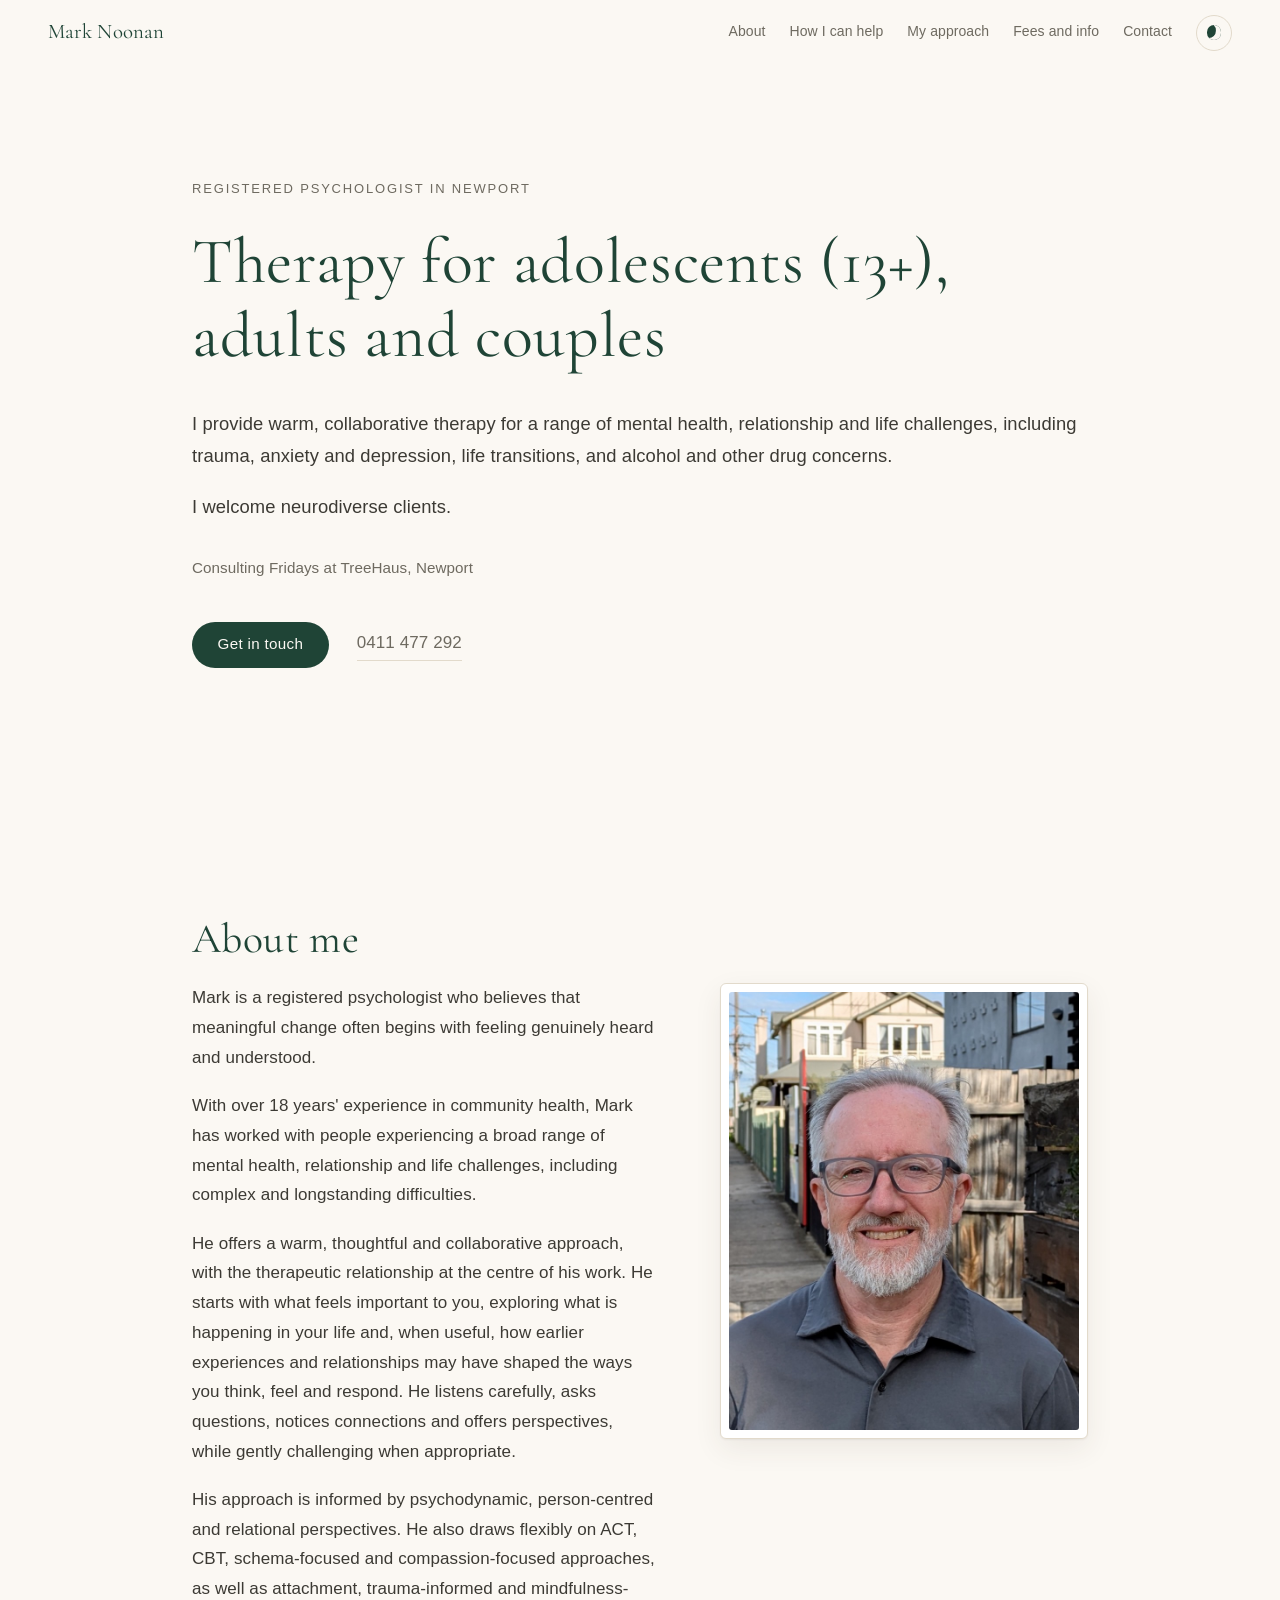
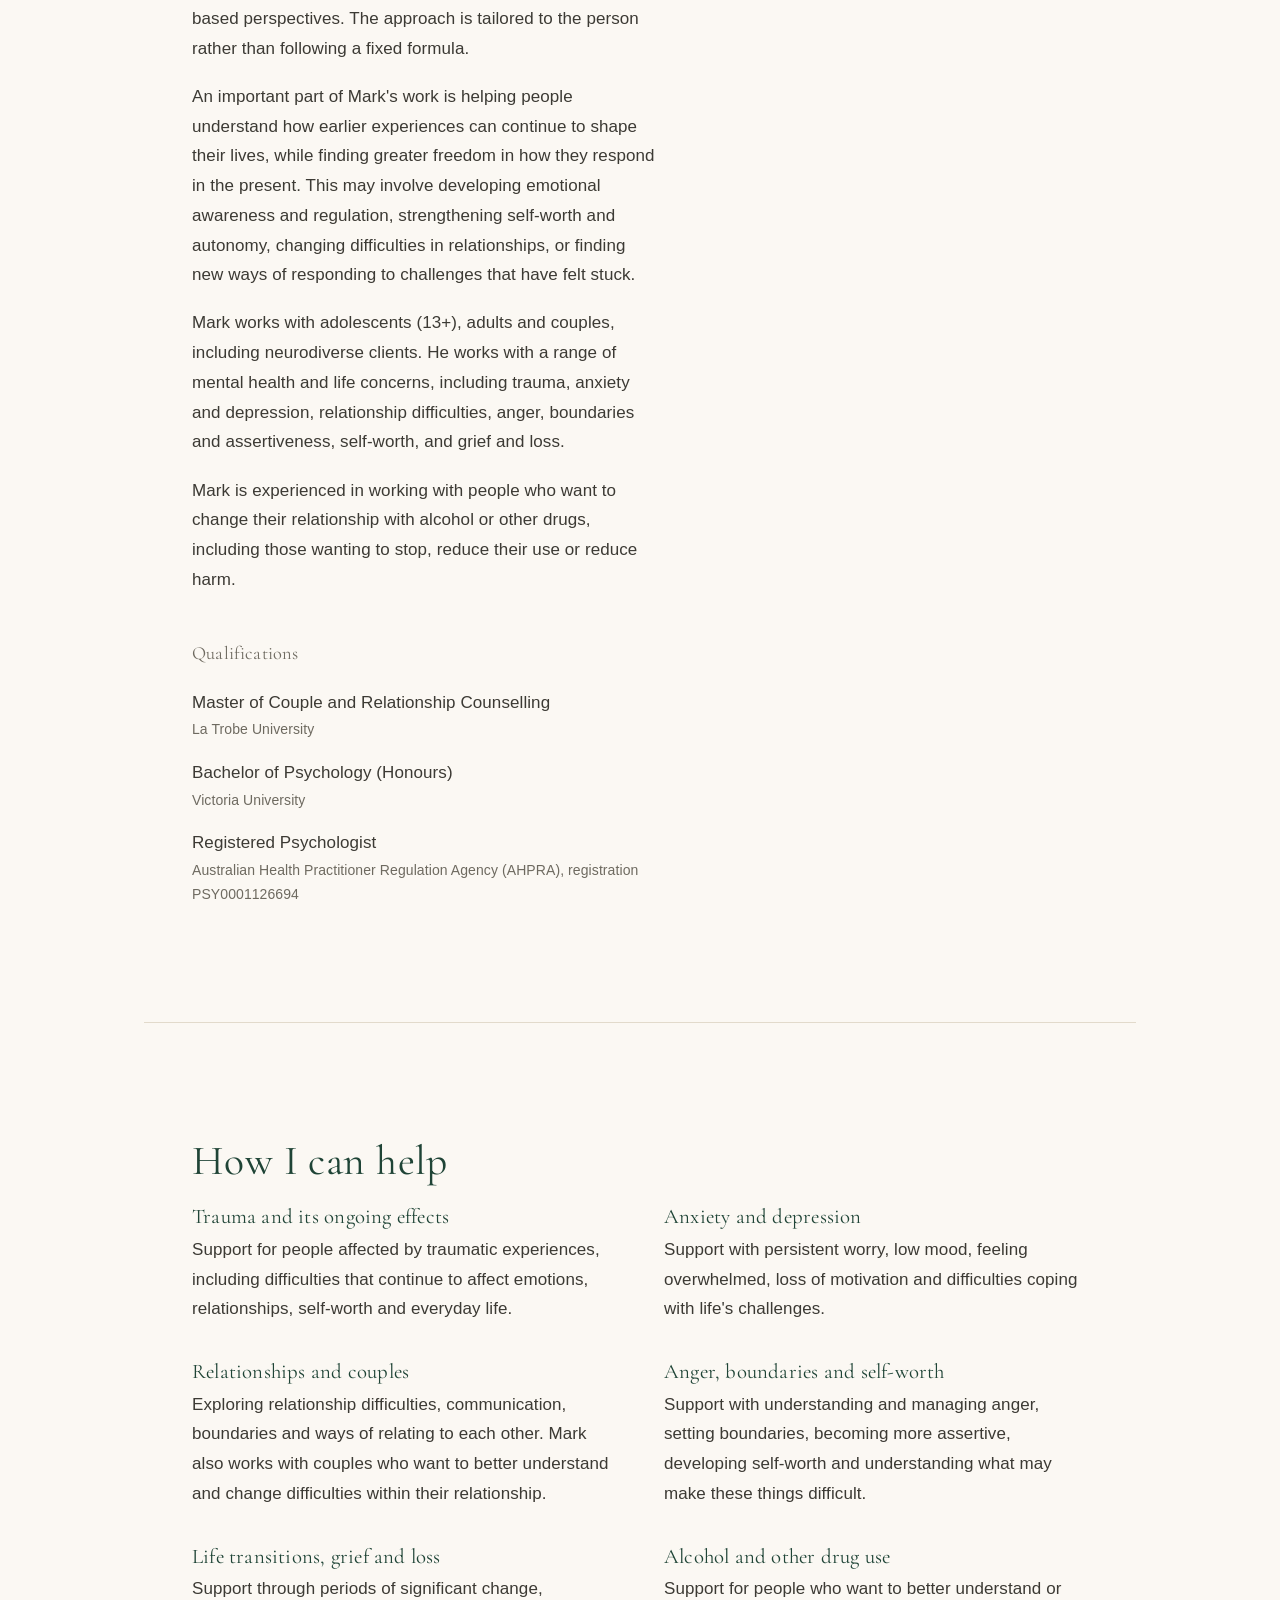
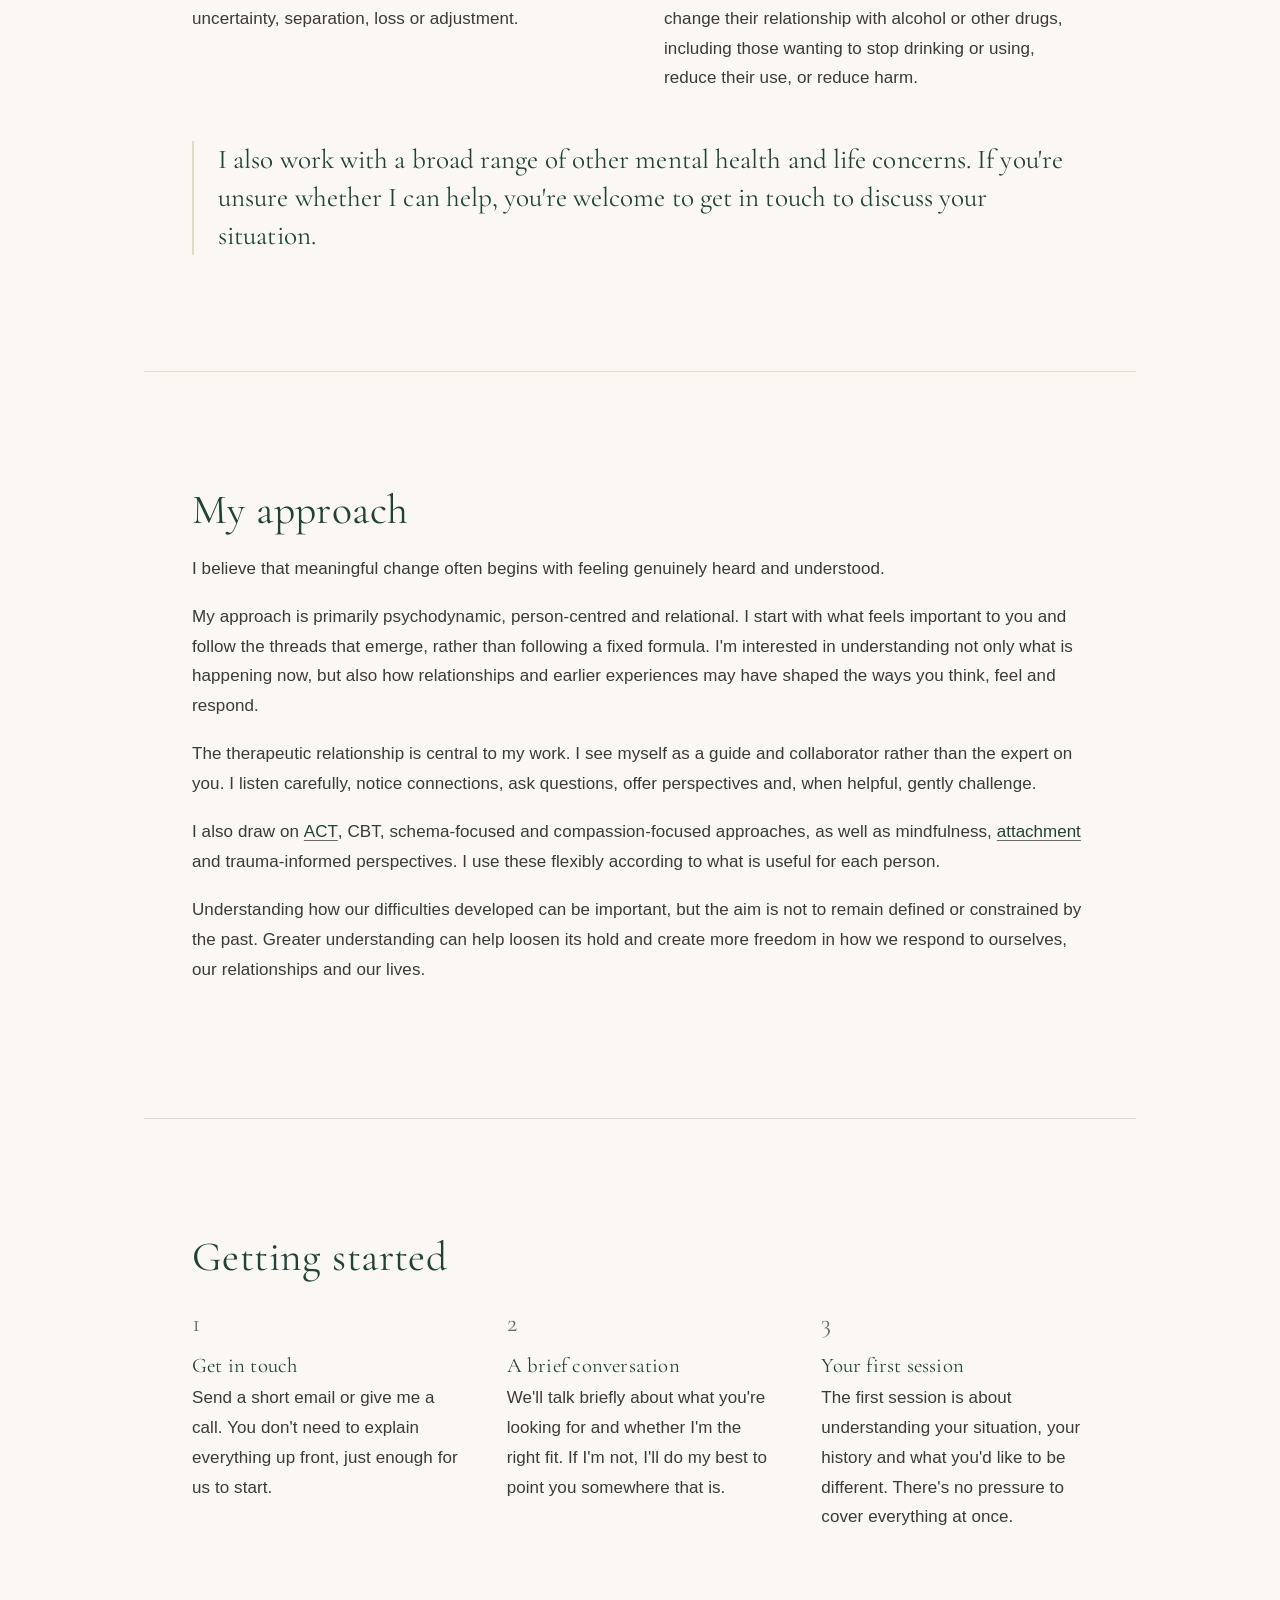
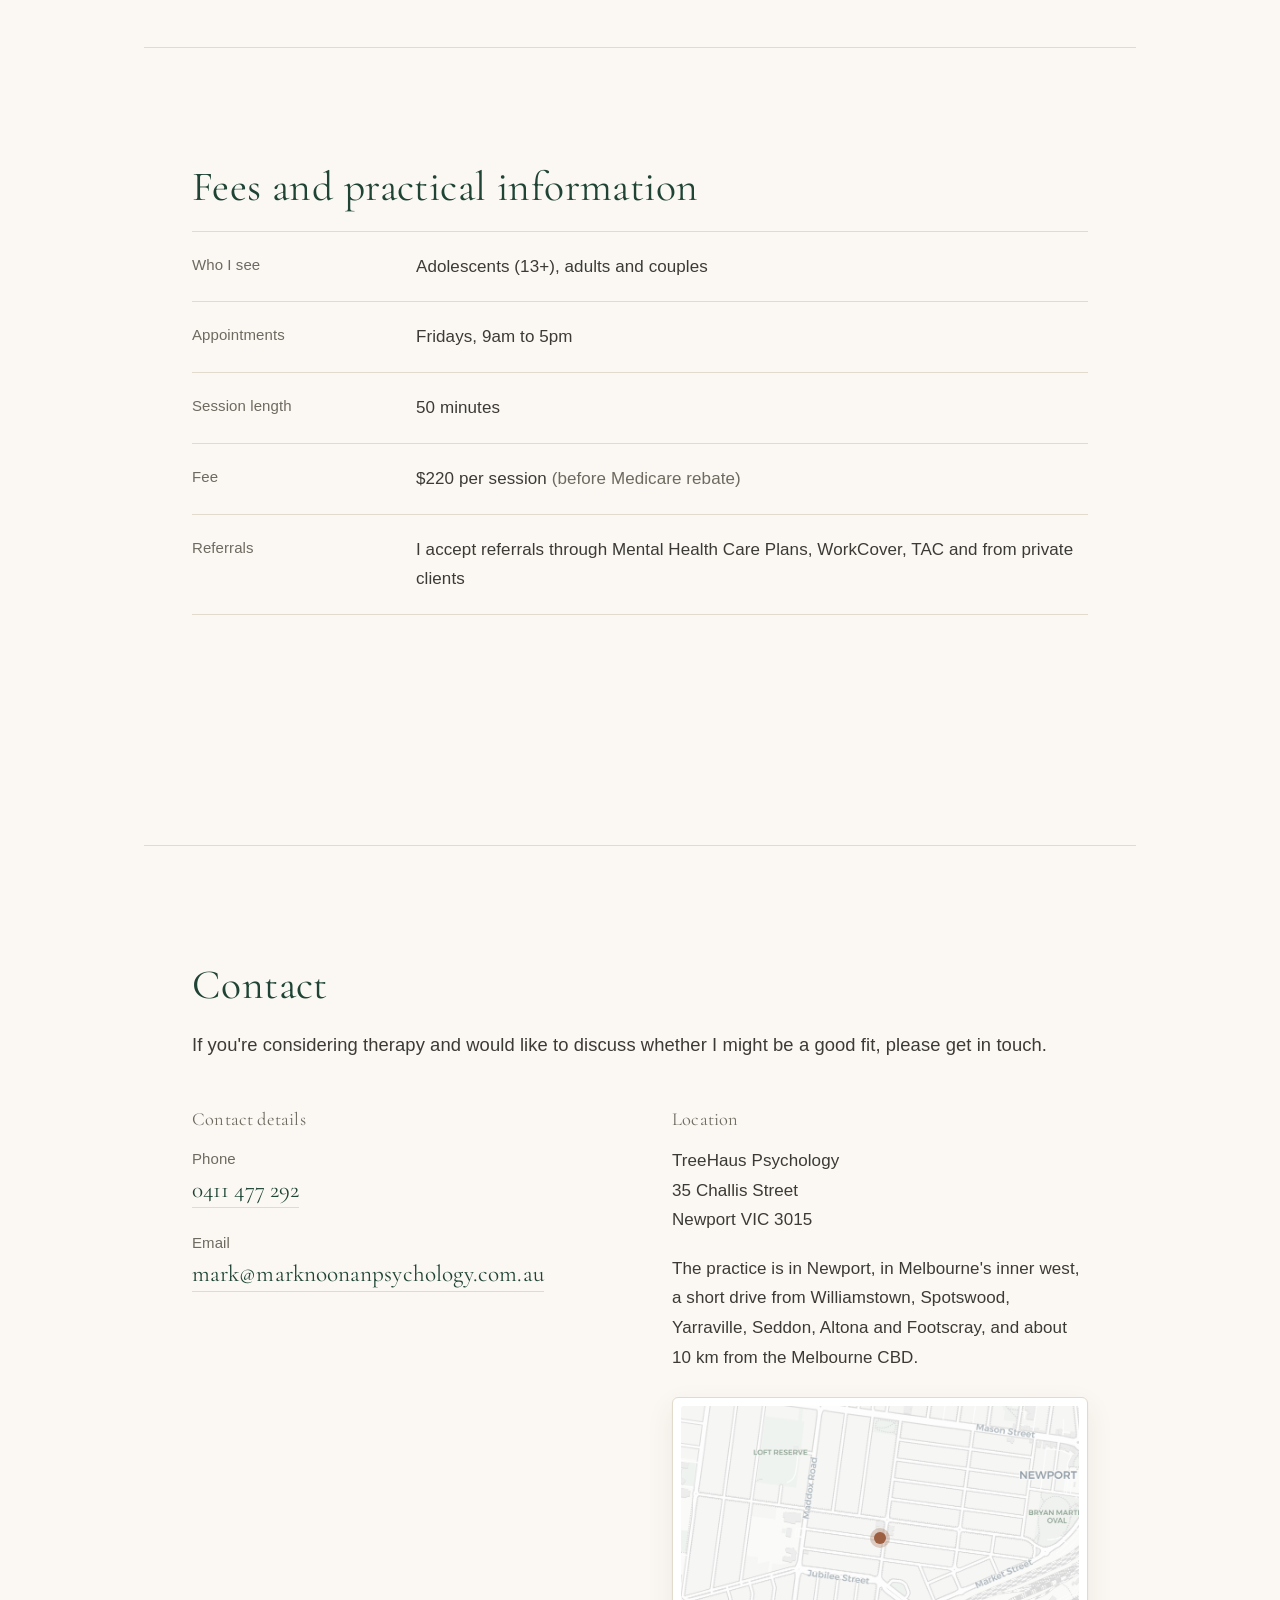
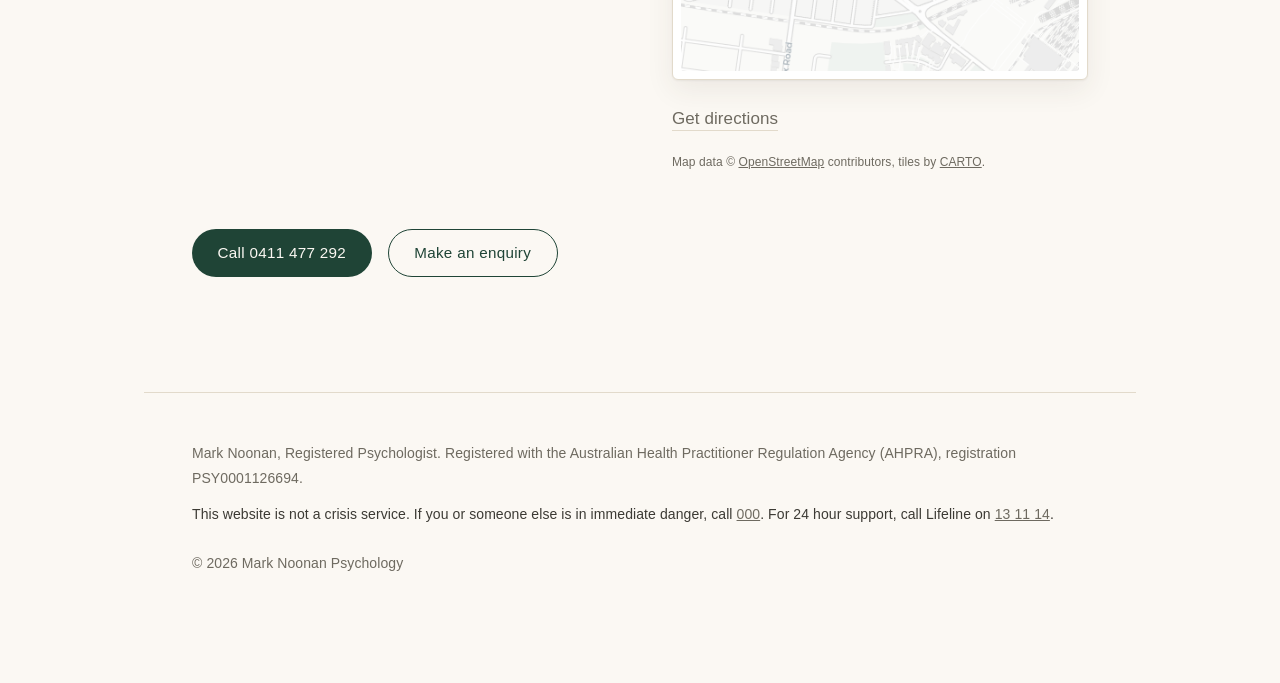
<file: index.html>
<!DOCTYPE html>
<html lang="en-AU">
<head>
<meta charset="utf-8">
<meta name="viewport" content="width=device-width, initial-scale=1">
<title>Mark Noonan | Registered Psychologist | Newport, Melbourne</title>
<meta name="description" content="Registered psychologist in Newport, Melbourne. Warm, collaborative therapy for adolescents (13+), adults and couples. Fridays at TreeHaus. Medicare rebates available.">
<link rel="canonical" href="https://marknoonanpsychology.com.au/">

<meta property="og:type" content="website">
<meta property="og:title" content="Mark Noonan | Registered Psychologist">
<meta property="og:description" content="Warm, collaborative therapy for adolescents (13+), adults and couples. Consulting Fridays at TreeHaus, Newport.">
<meta property="og:url" content="https://marknoonanpsychology.com.au/">
<meta property="og:image" content="https://marknoonanpsychology.com.au/assets/og-card.jpg">
<meta property="og:image:width" content="1200">
<meta property="og:image:height" content="630">
<meta property="og:image:alt" content="Mark Noonan, Registered Psychologist. Therapy for adolescents (13+), adults and couples. Fridays at TreeHaus, Newport.">
<meta property="og:locale" content="en_AU">
<meta name="twitter:card" content="summary_large_image">
<meta name="twitter:image" content="https://marknoonanpsychology.com.au/assets/og-card.jpg">

<meta name="theme-color" content="#FBF8F3" media="(prefers-color-scheme: light)">
<meta name="theme-color" content="#151815" media="(prefers-color-scheme: dark)">
<link rel="icon" href="assets/favicon.svg" type="image/svg+xml">

<link rel="preconnect" href="https://fonts.googleapis.com">
<link rel="preconnect" href="https://fonts.gstatic.com" crossorigin>
<link href="https://fonts.googleapis.com/css2?family=Cormorant+Garamond:wght@400;500&display=swap" rel="stylesheet">
<link rel="stylesheet" href="styles.css">

<script>
  // Applied before paint so the correct palette is up on first frame, no flash.
  try {
    var t = localStorage.getItem('theme');
    if (t) document.documentElement.dataset.theme = t;
  } catch (e) {}
</script>
</head>

<body>
<a class="skip" href="#main">Skip to content</a>

<header class="site-header">
  <a class="wordmark" href="#top">Mark Noonan</a>
  <nav aria-label="Sections">
    <a href="#about">About</a>
    <a href="#areas">How I can help</a>
    <a href="#approach">My approach</a>
    <a href="#practical">Fees and info</a>
    <a href="#contact">Contact</a>
  </nav>
  <button class="theme-toggle" type="button" aria-label="Switch between light and dark">
    <span aria-hidden="true"></span>
  </button>
</header>

<main id="main">

  <section class="hero" id="top">
    <p class="eyebrow">Registered Psychologist in Newport</p>
    <h1>Therapy for adolescents&nbsp;(13+), adults and couples</h1>
    <p class="lede">I provide warm, collaborative therapy for a range of mental health, relationship and life challenges, including trauma, anxiety and depression, life transitions, and alcohol and other drug concerns.</p>
    <p class="lede">I welcome neurodiverse clients.</p>
    <p class="place">Consulting Fridays at TreeHaus, Newport</p>
    <p class="actions">
      <a class="button" href="#contact">Get in touch</a>
      <a class="quiet-link" href="tel:+61411477292">0411 477 292</a>
    </p>
  </section>

  <section id="about">
    <h2>About me</h2>
    <div class="about-grid">
      <div class="about-text">
        <p>Mark is a registered psychologist who believes that meaningful change often begins with feeling genuinely heard and understood.</p>
        <p>With over 18 years' experience in community health, Mark has worked with people experiencing a broad range of mental health, relationship and life challenges, including complex and longstanding difficulties.</p>
        <p>He offers a warm, thoughtful and collaborative approach, with the therapeutic relationship at the centre of his work. He starts with what feels important to you, exploring what is happening in your life and, when useful, how earlier experiences and relationships may have shaped the ways you think, feel and respond. He listens carefully, asks questions, notices connections and offers perspectives, while gently challenging when appropriate.</p>
        <p>His approach is informed by psychodynamic, person-centred and relational perspectives. He also draws flexibly on ACT, CBT, schema-focused and compassion-focused approaches, as well as attachment, trauma-informed and mindfulness-based perspectives. The approach is tailored to the person rather than following a fixed formula.</p>
        <p>An important part of Mark's work is helping people understand how earlier experiences can continue to shape their lives, while finding greater freedom in how they respond in the present. This may involve developing emotional awareness and regulation, strengthening self-worth and autonomy, changing difficulties in relationships, or finding new ways of responding to challenges that have felt stuck.</p>
        <p>Mark works with adolescents (13+), adults and couples, including neurodiverse clients. He works with a range of mental health and life concerns, including trauma, anxiety and depression, relationship difficulties, anger, boundaries and assertiveness, self-worth, and grief and loss.</p>
        <p>Mark is experienced in working with people who want to change their relationship with alcohol or other drugs, including those wanting to stop, reduce their use or reduce harm.</p>

        <h3>Qualifications</h3>
        <ul class="quals">
          <li><span>Master of Couple and Relationship Counselling</span><small>La Trobe University</small></li>
          <li><span>Bachelor of Psychology (Honours)</span><small>Victoria University</small></li>
          <li><span>Registered Psychologist</span><small>Australian Health Practitioner Regulation Agency (AHPRA), registration PSY0001126694</small></li>
        </ul>
      </div>
      <figure class="portrait">
        <img src="assets/mark.jpg" alt="Mark Noonan, registered psychologist" width="800" height="1000" loading="lazy" decoding="async">
      </figure>
    </div>
  </section>

  <section id="areas">
    <h2>How I can help</h2>
    <div class="areas-grid">
      <div>
        <h3>Trauma and its ongoing effects</h3>
        <p>Support for people affected by traumatic experiences, including difficulties that continue to affect emotions, relationships, self-worth and everyday life.</p>
      </div>
      <div>
        <h3>Anxiety and depression</h3>
        <p>Support with persistent worry, low mood, feeling overwhelmed, loss of motivation and difficulties coping with life's challenges.</p>
      </div>
      <div>
        <h3>Relationships and couples</h3>
        <p>Exploring relationship difficulties, communication, boundaries and ways of relating to each other. Mark also works with couples who want to better understand and change difficulties within their relationship.</p>
      </div>
      <div>
        <h3>Anger, boundaries and self-worth</h3>
        <p>Support with understanding and managing anger, setting boundaries, becoming more assertive, developing self-worth and understanding what may make these things difficult.</p>
      </div>
      <div>
        <h3>Life transitions, grief and loss</h3>
        <p>Support through periods of significant change, uncertainty, separation, loss or adjustment.</p>
      </div>
      <div>
        <h3>Alcohol and other drug use</h3>
        <p>Support for people who want to better understand or change their relationship with alcohol or other drugs, including those wanting to stop drinking or using, reduce their use, or reduce harm.</p>
      </div>
    </div>
    <p class="pullquote">I also work with a broad range of other mental health and life concerns. If you're unsure whether I can help, you're welcome to get in touch to discuss your situation.</p>
  </section>

  <section id="approach">
    <h2>My approach</h2>
    <p>I believe that meaningful change often begins with feeling genuinely heard and understood.</p>

    <p>My approach is primarily psychodynamic, person-centred and relational. I start with what feels important to you and follow the threads that emerge, rather than following a fixed formula. I'm interested in understanding not only what is happening now, but also how relationships and earlier experiences may have shaped the ways you think, feel and respond.</p>

    <p>The therapeutic relationship is central to my work. I see myself as a guide and collaborator rather than the expert on you. I listen carefully, notice connections, ask questions, offer perspectives and, when helpful, gently challenge.</p>

    <p>I also draw on <button type="button" class="term" aria-expanded="false" aria-controls="def-act">ACT</button>, CBT, schema-focused and compassion-focused approaches, as well as mindfulness, <button type="button" class="term" aria-expanded="false" aria-controls="def-attachment">attachment</button> and trauma-informed perspectives. I use these flexibly according to what is useful for each person.</p>

    <div class="term-panel" id="def-act" hidden>
      <p>Acceptance and Commitment Therapy. Rather than trying to argue difficult thoughts away or get rid of them, ACT focuses on changing your relationship to them, and on building a life around what matters most to you.</p>
      <p class="term-more"><a href="https://en.wikipedia.org/wiki/Acceptance_and_commitment_therapy" target="_blank" rel="noopener">Read more about ACT</a></p>
    </div>
    <div class="term-panel" id="def-attachment" hidden>
      <p>The ways we learned to connect with people early in life tend to shape how we relate to others as adults. An attachment-informed approach pays attention to those patterns and how they show up in the relationships that matter now.</p>
      <p class="term-more"><a href="https://en.wikipedia.org/wiki/Attachment-based_psychotherapy" target="_blank" rel="noopener">Read more about attachment-based therapy</a></p>
    </div>

    <p>Understanding how our difficulties developed can be important, but the aim is not to remain defined or constrained by the past. Greater understanding can help loosen its hold and create more freedom in how we respond to ourselves, our relationships and our lives.</p>
  </section>

  <section id="start">
    <h2>Getting started</h2>
    <ol class="steps">
      <li>
        <h3>Get in touch</h3>
        <p>Send a short email or give me a call. You don't need to explain everything up front, just enough for us to start.</p>
      </li>
      <li>
        <h3>A brief conversation</h3>
        <p>We'll talk briefly about what you're looking for and whether I'm the right fit. If I'm not, I'll do my best to point you somewhere that is.</p>
      </li>
      <li>
        <h3>Your first session</h3>
        <p>The first session is about understanding your situation, your history and what you'd like to be different. There's no pressure to cover everything at once.</p>
      </li>
    </ol>
  </section>

  <section id="practical">
    <h2>Fees and practical information</h2>
    <dl class="practical">
      <div><dt>Who I see</dt><dd>Adolescents (13+), adults and couples</dd></div>
      <div><dt>Appointments</dt><dd>Fridays, 9am to 5pm</dd></div>
      <div><dt>Session length</dt><dd>50 minutes</dd></div>
      <div><dt>Fee</dt><dd>$220 per session <span class="muted">(before Medicare rebate)</span></dd></div>
      <div><dt>Referrals</dt><dd>I accept referrals through Mental Health Care Plans, WorkCover, TAC and from private clients</dd></div>
    </dl>
  </section>

  <section id="contact">
    <h2>Contact</h2>
    <p class="lede">If you're considering therapy and would like to discuss whether I might be a good fit, please get in touch.</p>
    <div class="contact-grid">
      <div>
        <h3>Contact details</h3>
        <dl class="contact-details">
          <div>
            <dt>Phone</dt>
            <dd><a href="tel:+61411477292">0411 477 292</a></dd>
          </div>
          <div>
            <dt>Email</dt>
            <dd><a href="mailto:mark@marknoonanpsychology.com.au?subject=Enquiry%20about%20therapy&amp;body=Hi%20Mark%2C%0D%0A%0D%0AI%27m%20getting%20in%20touch%20about%20therapy.%0D%0A%0D%0AName%3A%0D%0ABest%20way%20to%20reach%20me%3A%0D%0AA%20little%20about%20what%20I%27m%20looking%20for%20%28only%20as%20much%20as%20you%27d%20like%20to%20share%29%3A%0D%0A%0D%0AThanks%2C%0D%0A">mark@marknoonanpsychology.com.au</a></dd>
          </div>
        </dl>
      </div>

      <div class="location">
        <h3>Location</h3>
        <p class="address">
          TreeHaus Psychology<br>
          35 Challis Street<br>
          Newport VIC 3015
        </p>
        <p>The practice is in Newport, in Melbourne's inner west, a short drive from Williamstown, Spotswood, Yarraville, Seddon, Altona and Footscray, and about 10&nbsp;km from the Melbourne CBD.</p>
        <a class="map" href="https://www.google.com/maps/dir/?api=1&amp;destination=35+Challis+Street+Newport+VIC+3015" target="_blank" rel="noopener" aria-label="Open directions to 35 Challis Street, Newport in Google Maps">
          <span class="map-image"></span>
          <span class="pin" aria-hidden="true"></span>
        </a>
        <p><a class="quiet-link" href="https://www.google.com/maps/dir/?api=1&amp;destination=35+Challis+Street+Newport+VIC+3015" target="_blank" rel="noopener">Get directions</a></p>
        <p class="attribution">Map data &copy; <a href="https://www.openstreetmap.org/copyright" target="_blank" rel="noopener">OpenStreetMap</a> contributors, tiles by <a href="https://carto.com/attributions" target="_blank" rel="noopener">CARTO</a>.</p>
      </div>
    </div>

    <p class="contact-actions">
      <a class="button" href="tel:+61411477292">Call 0411 477 292</a>
      <a class="button button-outline" href="mailto:mark@marknoonanpsychology.com.au?subject=Enquiry%20about%20therapy&amp;body=Hi%20Mark%2C%0D%0A%0D%0AI%27m%20getting%20in%20touch%20about%20therapy.%0D%0A%0D%0AName%3A%0D%0ABest%20way%20to%20reach%20me%3A%0D%0AA%20little%20about%20what%20I%27m%20looking%20for%20%28only%20as%20much%20as%20you%27d%20like%20to%20share%29%3A%0D%0A%0D%0AThanks%2C%0D%0A">Make an enquiry</a>
    </p>
  </section>

</main>

<footer class="site-footer">
  <p>Mark Noonan, Registered Psychologist. Registered with the Australian Health Practitioner Regulation Agency (AHPRA), registration PSY0001126694.</p>
  <p class="crisis">This website is not a crisis service. If you or someone else is in immediate danger, call <a href="tel:000">000</a>. For 24 hour support, call Lifeline on <a href="tel:131114">13 11 14</a>.</p>
  <p class="copyright">&copy; <span id="year">2026</span> Mark Noonan Psychology</p>
</footer>

<div class="mobile-bar" hidden>
  <a href="tel:+61411477292">Call</a>
  <a class="mobile-email" href="mailto:mark@marknoonanpsychology.com.au?subject=Enquiry%20about%20therapy&amp;body=Hi%20Mark%2C%0D%0A%0D%0AI%27m%20getting%20in%20touch%20about%20therapy.%0D%0A%0D%0AName%3A%0D%0ABest%20way%20to%20reach%20me%3A%0D%0AA%20little%20about%20what%20I%27m%20looking%20for%20%28only%20as%20much%20as%20you%27d%20like%20to%20share%29%3A%0D%0A%0D%0AThanks%2C%0D%0A">Email</a>
</div>

<script type="application/ld+json">
{
  "@context": "https://schema.org",
  "@type": "Psychologist",
  "@id": "https://marknoonanpsychology.com.au/#practice",
  "name": "Mark Noonan Psychology",
  "description": "Warm, collaborative therapy for adolescents (13+), adults and couples, in Newport, Melbourne.",
  "url": "https://marknoonanpsychology.com.au/",
  "image": "https://marknoonanpsychology.com.au/assets/mark.jpg",
  "telephone": "+61411477292",
  "email": "mark@marknoonanpsychology.com.au",
  "priceRange": "$220",
  "currenciesAccepted": "AUD",
  "address": {
    "@type": "PostalAddress",
    "streetAddress": "TreeHaus Psychology, 35 Challis Street",
    "addressLocality": "Newport",
    "addressRegion": "VIC",
    "postalCode": "3015",
    "addressCountry": "AU"
  },
  "geo": {
    "@type": "GeoCoordinates",
    "latitude": -37.8460074,
    "longitude": 144.8725185
  },
  "hasMap": "https://www.google.com/maps/dir/?api=1&destination=35+Challis+Street+Newport+VIC+3015",
  "openingHoursSpecification": {
    "@type": "OpeningHoursSpecification",
    "dayOfWeek": "Friday",
    "opens": "09:00",
    "closes": "17:00"
  },
  "areaServed": [
    { "@type": "City", "name": "Melbourne" },
    { "@type": "AdministrativeArea", "name": "Victoria" },
    { "@type": "AdministrativeArea", "name": "Hobsons Bay, Victoria" },
    { "@type": "Place", "name": "Newport, Victoria" },
    { "@type": "Place", "name": "Williamstown, Victoria" },
    { "@type": "Place", "name": "Spotswood, Victoria" },
    { "@type": "Place", "name": "Yarraville, Victoria" },
    { "@type": "Place", "name": "Seddon, Victoria" },
    { "@type": "Place", "name": "Altona, Victoria" },
    { "@type": "Place", "name": "Footscray, Victoria" }
  ],
  "knowsAbout": [
    "Trauma",
    "Anxiety and depression",
    "Relationship difficulties",
    "Couple and relationship counselling",
    "Anger, boundaries and self-worth",
    "Life transitions, grief and loss",
    "Alcohol and other drug use",
    "Psychodynamic psychotherapy",
    "Person-centred therapy",
    "Acceptance and Commitment Therapy",
    "Attachment-informed therapy"
  ],
  "founder": {
    "@type": "Person",
    "name": "Mark Noonan",
    "jobTitle": "Registered Psychologist",
    "image": "https://marknoonanpsychology.com.au/assets/mark.jpg",
    "alumniOf": [
      { "@type": "CollegeOrUniversity", "name": "La Trobe University" },
      { "@type": "CollegeOrUniversity", "name": "Victoria University" }
    ],
    "identifier": {
      "@type": "PropertyValue",
      "name": "AHPRA registration number",
      "value": "PSY0001126694"
    },
    "hasCredential": {
      "@type": "EducationalOccupationalCredential",
      "credentialCategory": "Registration",
      "identifier": "PSY0001126694",
      "recognizedBy": {
        "@type": "Organization",
        "name": "Australian Health Practitioner Regulation Agency (AHPRA)"
      }
    }
  }
}
</script>

<script src="site.js" defer></script>
</body>
</html>
</file>
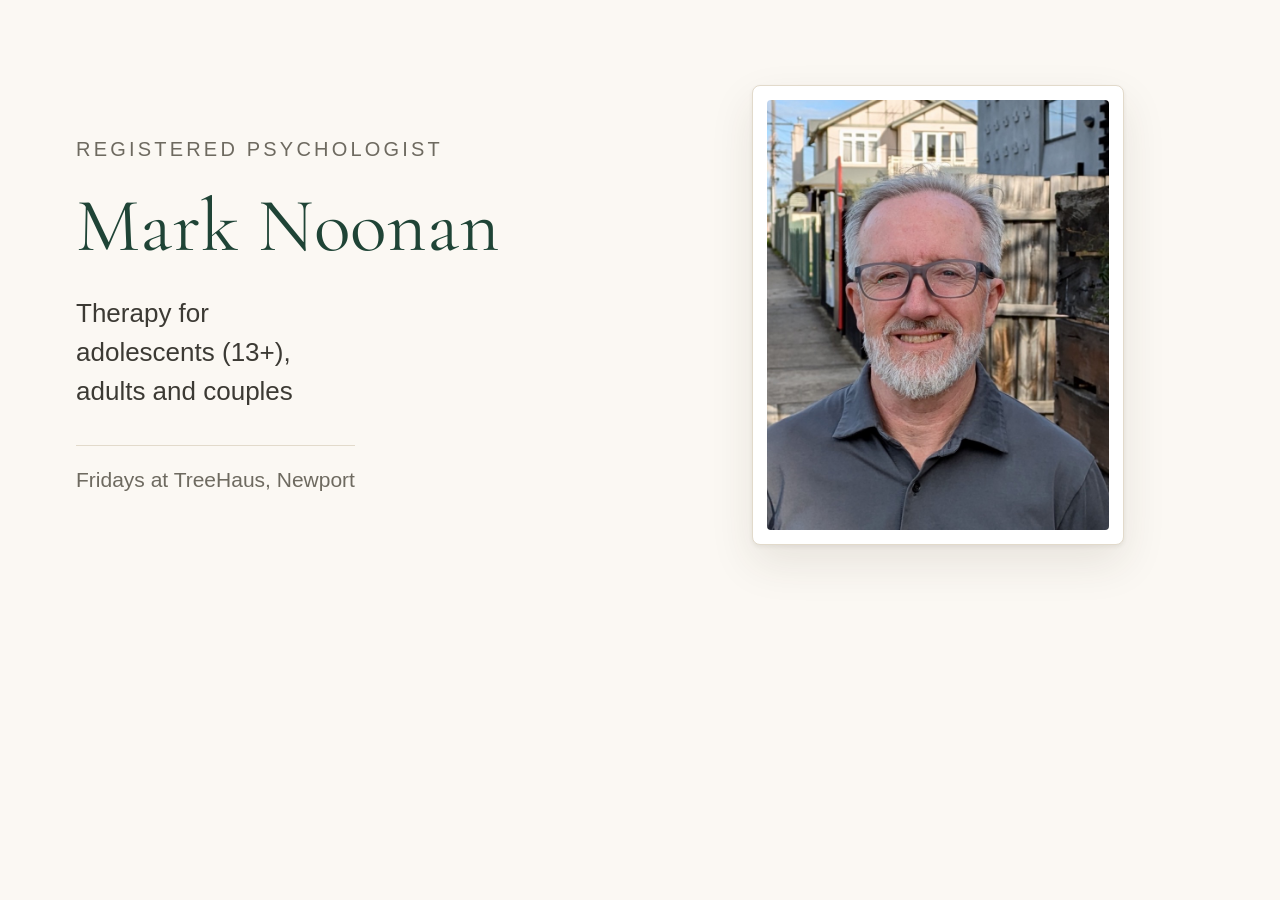
<file: tools/og-card.html>
<!DOCTYPE html>
<!-- Source for assets/og-card.jpg, the image shown when the site is shared.
     Rebuild after editing (any Chromium browser works):
       "/Applications/Brave Browser.app/Contents/MacOS/Brave Browser" --headless --disable-gpu \
         --force-device-scale-factor=2 --window-size=1200,630 \
         --screenshot=/tmp/og.png "file://$PWD/tools/og-card.html"
       sips -z 630 1200 /tmp/og.png --out /tmp/og1200.png
       sips -s format jpeg -s formatOptions 86 /tmp/og1200.png --out assets/og-card.jpg -->
<html><head><meta charset="utf-8">
<link rel="preconnect" href="https://fonts.googleapis.com">
<link rel="preconnect" href="https://fonts.gstatic.com" crossorigin>
<link href="https://fonts.googleapis.com/css2?family=Cormorant+Garamond:wght@400;500&display=swap" rel="stylesheet">
<style>
  * { box-sizing: border-box; margin: 0; }
  html, body { width: 1200px; height: 630px; }
  body {
    background: #FBF8F3;
    font-family: ui-sans-serif, -apple-system, "Helvetica Neue", Arial, sans-serif;
    color: #3C3A34;
    display: flex;
    align-items: center;
    gap: 64px;
    padding: 0 76px;
  }
  .text { flex: 1; }
  .eyebrow {
    font-size: 20px; letter-spacing: 0.16em; text-transform: uppercase;
    color: #6E6A60; margin-bottom: 26px;
  }
  h1 {
    font-family: "Cormorant Garamond", Garamond, "Times New Roman", serif;
    font-weight: 400; font-size: 76px; line-height: 1.05; color: #1F4436;
    letter-spacing: 0.01em; margin-bottom: 28px;
  }
  .sub { font-size: 26px; line-height: 1.5; color: #3C3A34; max-width: 19ch; }
  .place {
    margin-top: 34px; font-size: 21px; color: #6E6A60;
    padding-top: 22px; border-top: 1px solid #E2DACB; display: inline-block;
  }
  figure {
    width: 372px; flex: none;
    background: #fff; border: 1px solid #E2DACB; border-radius: 8px;
    padding: 14px;
    box-shadow: 0 2px 4px rgba(58,48,32,.07), 0 18px 44px rgba(58,48,32,.10);
  }
  img { display: block; width: 100%; height: 430px; object-fit: cover; border-radius: 4px; }
</style></head>
<body>
  <div class="text">
    <div class="eyebrow">Registered Psychologist</div>
    <h1>Mark Noonan</h1>
    <div class="sub">Therapy for adolescents (13+), adults and couples</div>
    <div class="place">Fridays at TreeHaus, Newport</div>
  </div>
  <figure><img src="../assets/mark.jpg" alt=""></figure>
</body></html>
</file>
<file: styles.css>
/* Mark Noonan Psychology
   One palette expressed as variables, redefined for dark. Nothing else theme-aware. */

:root {
  --ground:      #FBF8F3;
  --ground-alt:  #F3EEE4;
  --ink:         #3C3A34;
  --ink-soft:    #6E6A60;
  --ink-strong:  #1F4436;
  --accent:      #1F4436;
  --accent-ink:  #FBF8F3;
  --rule:        #E2DACB;
  --clay:        #9C5F42;
  --frame:       #FFFFFF;
  --map:         url("assets/map-newport.png");
  --shadow:      0 1px 2px rgba(58, 48, 32, 0.06), 0 10px 28px rgba(58, 48, 32, 0.08);

  --serif: "Cormorant Garamond", Garamond, "Times New Roman", serif;
  --sans: ui-sans-serif, -apple-system, BlinkMacSystemFont, "Segoe UI", Roboto, Helvetica, Arial, sans-serif;

  --measure: 34rem;
  --page: 62rem;
  --gap: clamp(4rem, 9vw, 7.5rem);
}

@media (prefers-color-scheme: dark) {
  :root:not([data-theme="light"]) {
    --ground:      #151815;
    --ground-alt:  #1D211C;
    --ink:         #D6D2C8;
    --ink-soft:    #9A968C;
    --ink-strong:  #A8C6AF;
    --accent:      #A8C6AF;
    --accent-ink:  #151815;
    --rule:        #2C312B;
    --clay:        #C89075;
    --frame:       #232823;
    --map:         url("assets/map-newport-dark.png");
    --shadow:      0 1px 2px rgba(0, 0, 0, 0.4), 0 10px 28px rgba(0, 0, 0, 0.34);
  }
}

:root[data-theme="dark"] {
  --ground:      #151815;
  --ground-alt:  #1D211C;
  --ink:         #D6D2C8;
  --ink-soft:    #9A968C;
  --ink-strong:  #A8C6AF;
  --accent:      #A8C6AF;
  --accent-ink:  #151815;
  --rule:        #2C312B;
  --clay:        #C89075;
  --frame:       #232823;
  --map:         url("assets/map-newport-dark.png");
  --shadow:      0 1px 2px rgba(0, 0, 0, 0.4), 0 10px 28px rgba(0, 0, 0, 0.34);
}

*, *::before, *::after { box-sizing: border-box; }

html {
  scroll-behavior: smooth;
  scroll-padding-top: 5rem;
  -webkit-text-size-adjust: 100%;
}

body {
  margin: 0;
  background: var(--ground);
  color: var(--ink);
  font-family: var(--sans);
  font-size: 1.0625rem;
  line-height: 1.75;
  letter-spacing: 0.005em;
  -webkit-font-smoothing: antialiased;
}

h1, h2, h3 {
  font-family: var(--serif);
  font-weight: 400;
  color: var(--ink-strong);
  line-height: 1.15;
  letter-spacing: 0.01em;
  margin: 0 0 0.6em;
}

h1 { font-size: clamp(2.4rem, 6vw, 4rem); max-width: none; }
h2 { font-size: clamp(1.9rem, 3.6vw, 2.6rem); margin-bottom: 1.2rem; }
h3 { font-size: 1.3rem; margin-bottom: 0.35rem; }

p { margin: 0 0 1.15rem; max-width: var(--measure); }

a { color: var(--accent); }

:focus-visible {
  outline: 2px solid var(--accent);
  outline-offset: 3px;
  border-radius: 2px;
}

.skip {
  position: absolute;
  left: -9999px;
  top: 0.5rem;
  padding: 0.6rem 1rem;
  background: var(--ground);
  z-index: 20;
}
.skip:focus { left: 0.5rem; }

/* Header ------------------------------------------------------------------ */

.site-header {
  position: sticky;
  top: 0;
  z-index: 10;
  display: flex;
  align-items: center;
  gap: 1.5rem;
  padding: 0.9rem clamp(1.25rem, 5vw, 3rem);
  background: var(--ground);
  border-bottom: 1px solid transparent;
  transition: border-color 0.2s ease;
}
.site-header.scrolled { border-bottom-color: var(--rule); }

.wordmark {
  font-family: var(--serif);
  font-size: 1.3rem;
  color: var(--ink-strong);
  text-decoration: none;
  white-space: nowrap;
}

.site-header nav {
  margin-left: auto;
  display: flex;
  gap: 1.5rem;
  font-size: 0.875rem;
}
.site-header nav a {
  color: var(--ink-soft);
  text-decoration: none;
  padding-bottom: 2px;
  border-bottom: 1px solid transparent;
}
.site-header nav a:hover { color: var(--ink-strong); border-bottom-color: var(--rule); }

.theme-toggle {
  margin-left: 0;
  width: 2.25rem;
  height: 2.25rem;
  display: grid;
  place-items: center;
  border: 1px solid var(--rule);
  border-radius: 50%;
  background: none;
  cursor: pointer;
  flex: none;
}
.theme-toggle span {
  width: 0.9rem;
  height: 0.9rem;
  border-radius: 50%;
  background: var(--ink-strong);
  box-shadow: inset -0.32rem -0.12rem 0 0 var(--ground);
}

@media (max-width: 860px) {
  .site-header nav { display: none; }
  .theme-toggle { margin-left: auto; }
}

/* Sections ---------------------------------------------------------------- */

main { display: block; }

section {
  max-width: var(--page);
  margin: 0 auto;
  padding: var(--gap) clamp(1.25rem, 5vw, 3rem);
}

section + section { border-top: 1px solid var(--rule); }

.hero { padding-top: clamp(3.5rem, 10vw, 7rem); }
.hero h1 { margin-bottom: 2.25rem; }
.hero + section { border-top: 0; }

.eyebrow {
  font-size: 0.8125rem;
  letter-spacing: 0.14em;
  text-transform: uppercase;
  color: var(--ink-soft);
  margin-bottom: 1.5rem;
}

.lede { font-size: 1.15rem; color: var(--ink); }
.hero .lede { max-width: none; }

.place {
  color: var(--ink-soft);
  font-size: 0.95rem;
  margin-top: 2rem;
}

.actions {
  display: flex;
  align-items: center;
  gap: 1.75rem;
  flex-wrap: wrap;
  margin-top: 2.5rem;
}

.button {
  display: inline-flex;
  align-items: center;
  min-height: 2.875rem;
  padding: 0.6rem 1.6rem;
  background: var(--accent);
  color: var(--accent-ink);
  text-decoration: none;
  border-radius: 999px;
  font-size: 0.95rem;
  letter-spacing: 0.02em;
  transition: opacity 0.15s ease;
}
.button:hover { opacity: 0.85; }

.quiet-link {
  color: var(--ink-soft);
  text-decoration: none;
  border-bottom: 1px solid var(--rule);
  padding-bottom: 2px;
}
.quiet-link:hover { color: var(--ink-strong); border-bottom-color: currentColor; }

/* About ------------------------------------------------------------------- */

.about-grid {
  display: grid;
  grid-template-columns: 1fr;
  gap: 2.5rem;
}
@media (max-width: 799px) {
  .about-grid { display: flex; flex-direction: column; }
  .portrait { order: -1; }
}
@media (min-width: 800px) {
  .about-grid { grid-template-columns: 1fr 23rem; gap: 4rem; align-items: start; }
  .portrait { position: sticky; top: 6rem; }
}

.portrait { margin: 0; }
.portrait img {
  display: block;
  width: 100%;
  height: auto;
  aspect-ratio: 4 / 5;
  object-fit: cover;
  background: var(--ground-alt);
  border-radius: 3px;
}

/* One frame treatment shared by the portrait and the map. */
.portrait,
.map {
  max-width: 23rem;
  padding: 0.5rem;
  background: var(--frame);
  border: 1px solid var(--rule);
  border-radius: 6px;
  box-shadow: var(--shadow);
}

.about-text h3 { margin-top: 3rem; color: var(--ink-soft); font-size: 1.15rem; }

.quals {
  list-style: none;
  padding: 0;
  margin: 1.5rem 0 0;
  display: grid;
  gap: 1rem;
}
.quals li { display: flex; flex-direction: column; }
.quals span { color: var(--ink); }
.quals small { color: var(--ink-soft); font-size: 0.875rem; }

/* Areas ------------------------------------------------------------------- */

.areas-grid {
  display: grid;
  grid-template-columns: 1fr;
  gap: 2.25rem 3rem;
  margin-bottom: 3rem;
}
@media (min-width: 760px) {
  .areas-grid { grid-template-columns: 1fr 1fr; }
}
.areas-grid p { margin: 0; max-width: 30rem; }

.pullquote {
  font-family: var(--serif);
  font-size: clamp(1.35rem, 2.6vw, 1.7rem);
  line-height: 1.4;
  color: var(--ink-strong);
  max-width: none;
  border-left: 2px solid var(--rule);
  padding-left: 1.5rem;
  margin: 0;
}

/* Approach ---------------------------------------------------------------- */

#approach p,
#contact .lede { max-width: none; }

/* Modality terms are buttons that reveal a plain-language note in place. */
.term {
  font: inherit;
  font-weight: 500;
  color: var(--ink-strong);
  background: none;
  border: 0;
  padding: 0;
  cursor: pointer;
  text-decoration: underline;
  text-decoration-thickness: 1px;
  text-underline-offset: 3px;
  text-decoration-color: var(--ink-soft);
  transition: color 0.15s ease, text-decoration-color 0.15s ease;
}
.term:hover,
.term[aria-expanded="true"] {
  color: var(--clay);
  text-decoration-color: currentColor;
}

.term-panel {
  margin: 0 0 1.5rem;
  padding: 1.25rem 1.5rem;
  background: var(--ground-alt);
  border-left: 2px solid var(--clay);
  border-radius: 0 3px 3px 0;
}
.term-panel[hidden] { display: none; }
.term-panel p { margin: 0; max-width: 46rem; }
.term-more { margin-top: 0.75rem !important; font-size: 0.9375rem; }
.term-more a { color: var(--ink-soft); }

/* Getting started --------------------------------------------------------- */

.steps {
  list-style: none;
  counter-reset: step;
  padding: 0;
  margin: 0;
  display: grid;
  gap: 2.5rem;
}
@media (min-width: 760px) {
  .steps { grid-template-columns: repeat(3, 1fr); gap: 3rem; }
}
.steps li { counter-increment: step; }
.steps li::before {
  content: counter(step);
  font-family: var(--serif);
  font-size: 1.6rem;
  color: var(--ink-soft);
  display: block;
  margin-bottom: 0.5rem;
}
.steps p { margin: 0; }

/* Practical --------------------------------------------------------------- */

.practical { margin: 0 0 var(--gap); display: grid; gap: 0; }
.practical > div {
  display: grid;
  grid-template-columns: 1fr;
  gap: 0.25rem;
  padding: 1.25rem 0;
  border-bottom: 1px solid var(--rule);
}
.practical > div:first-child { border-top: 1px solid var(--rule); }
@media (min-width: 640px) {
  .practical > div { grid-template-columns: 12rem 1fr; gap: 2rem; }
}
.practical dt { color: var(--ink-soft); font-size: 0.9375rem; }
.practical dd { margin: 0; }
.practical dd .muted { color: var(--ink-soft); }

.contact-actions {
  display: flex;
  flex-wrap: wrap;
  gap: 1rem;
  margin: 3.5rem 0 0;
  max-width: none;
}

.button-outline {
  background: none;
  color: var(--accent);
  border: 1px solid var(--accent);
}

.contact-grid {
  margin-top: 3rem;
  display: grid;
  grid-template-columns: 1fr;
  gap: 3rem;
  align-items: start;
}
@media (min-width: 820px) {
  .contact-grid { grid-template-columns: 1fr 1fr; gap: 4rem; }
}

.contact-details {
  margin: 0;
  display: grid;
  gap: 1.5rem;
}
.contact-details dt {
  color: var(--ink-soft);
  font-size: 0.9375rem;
  margin-bottom: 0.15rem;
}
.contact-details dd { margin: 0; }

/* Phone and email share one size. The email is the longer of the two, so the
   size is chosen to fit it inside the column rather than to flatter the phone. */
.contact-details a {
  font-family: var(--serif);
  font-size: clamp(1.15rem, 2vw, 1.45rem);
  line-height: 1.3;
  color: var(--ink-strong);
  text-decoration: none;
  border-bottom: 1px solid var(--rule);
  padding-bottom: 0.15em;
  overflow-wrap: anywhere;
  transition: color 0.15s ease, border-color 0.15s ease;
}
.contact-details a:hover {
  color: var(--clay);
  border-bottom-color: currentColor;
}

/* Both column headings sit at the top of the grid so they line up. */
#contact h3 {
  color: var(--ink-soft);
  font-size: 1.15rem;
  margin-top: 0;
  margin-bottom: 1rem;
}
.address { color: var(--ink); }

.map { display: block; position: relative; max-width: none; margin: 1.5rem 0; }
.map-image {
  display: block;
  aspect-ratio: 3 / 2;
  background: var(--map) center / cover no-repeat var(--ground-alt);
  border-radius: 3px;
  filter: saturate(0.8);
  transition: filter 0.2s ease;
}
.map:hover .map-image { filter: saturate(1); }

.pin {
  position: absolute;
  left: 50%;
  top: 50%;
  width: 0.75rem;
  height: 0.75rem;
  margin: -0.375rem 0 0 -0.375rem;
  border-radius: 50%;
  background: var(--clay);
  box-shadow: 0 0 0 4px color-mix(in srgb, var(--clay) 28%, transparent);
}

.attribution {
  font-size: 0.75rem;
  color: var(--ink-soft);
  margin: 0.75rem 0 0;
  max-width: none;
}
.attribution a { color: inherit; }


/* Footer ------------------------------------------------------------------ */

.site-footer {
  max-width: var(--page);
  margin: 0 auto;
  padding: 3rem clamp(1.25rem, 5vw, 3rem) 6rem;
  border-top: 1px solid var(--rule);
  font-size: 0.875rem;
  color: var(--ink-soft);
}
.site-footer p { max-width: none; margin-bottom: 0.75rem; }
.site-footer a { color: var(--ink-soft); }
.crisis { color: var(--ink); }
.copyright { margin-top: 1.5rem; }

/* Mobile contact bar ------------------------------------------------------ */

.mobile-bar {
  position: fixed;
  left: 0; right: 0; bottom: 0;
  z-index: 12;
  display: grid;
  grid-template-columns: 1fr 1fr;
  border-top: 1px solid var(--rule);
  background: var(--ground);
}
.mobile-bar[hidden] { display: none; }
.mobile-bar a {
  min-height: 3.25rem;
  display: grid;
  place-items: center;
  text-decoration: none;
  color: var(--ink-strong);
  font-size: 0.95rem;
}
.mobile-bar a + a { border-left: 1px solid var(--rule); }

@media (min-width: 700px) {
  .mobile-bar { display: none !important; }
}
@media (max-width: 699px) {
  .site-footer { padding-bottom: 7rem; }
}

/* Motion ------------------------------------------------------------------ */

.hero > * { animation: rise 0.7s cubic-bezier(0.2, 0.7, 0.3, 1) both; }
.hero > *:nth-child(2) { animation-delay: 0.06s; }
.hero > *:nth-child(3) { animation-delay: 0.12s; }
.hero > *:nth-child(4) { animation-delay: 0.16s; }
.hero > *:nth-child(5) { animation-delay: 0.2s; }
.hero > *:nth-child(6) { animation-delay: 0.24s; }

@keyframes rise {
  from { opacity: 0; transform: translateY(0.6rem); }
  to   { opacity: 1; transform: none; }
}

@media (prefers-reduced-motion: reduce) {
  html { scroll-behavior: auto; }
  *, *::before, *::after {
    animation-duration: 0.001ms !important;
    animation-iteration-count: 1 !important;
    transition-duration: 0.001ms !important;
  }
}
</file>
